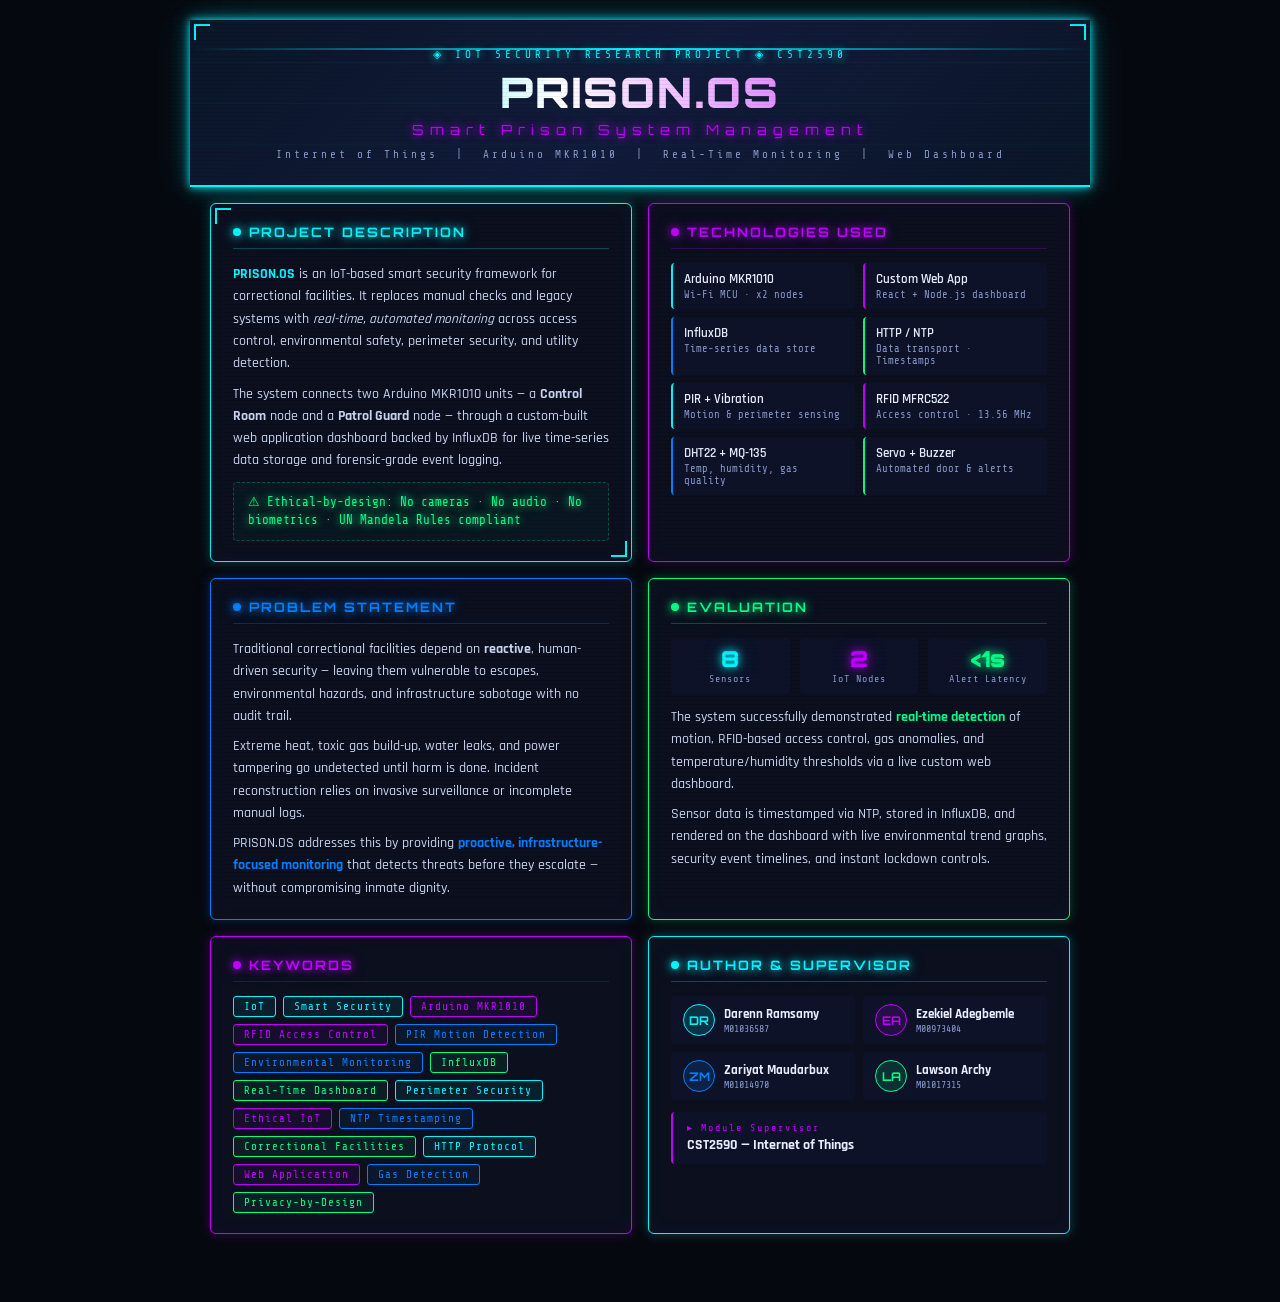
<file: info.html>
<!DOCTYPE html>
<html lang="en">
<head>
<meta charset="UTF-8">
<meta name="viewport" content="width=device-width, initial-scale=1.0">
<title>PRISON.OS – Smart Prison System Management</title>
<style>
  @import url('https://fonts.googleapis.com/css2?family=Orbitron:wght@400;700;900&family=Rajdhani:wght@400;500;600;700&family=Share+Tech+Mono&display=swap');

  :root {
    --neon-cyan: #00f5ff;
    --neon-purple: #bf00ff;
    --neon-blue: #0080ff;
    --neon-green: #00ff88;
    --bg-dark: #06080f;
    --bg-card: #0b0f1e;
    --bg-card2: #0d1228;
    --text-main: #e8eeff;
    --text-dim: #8899cc;
    --glow-cyan: 0 0 8px #00f5ff, 0 0 20px #00f5ff55, 0 0 40px #00f5ff22;
    --glow-purple: 0 0 8px #bf00ff, 0 0 20px #bf00ff55, 0 0 40px #bf00ff22;
    --glow-blue: 0 0 8px #0080ff, 0 0 20px #0080ff55;
    --glow-green: 0 0 8px #00ff88, 0 0 20px #00ff8855;
  }

  * { margin: 0; padding: 0; box-sizing: border-box; }

  body {
    background: var(--bg-dark);
    font-family: 'Rajdhani', sans-serif;
    color: var(--text-main);
    min-height: 100vh;
    display: flex;
    justify-content: center;
    padding: 20px;
  }

  /* ── POSTER WRAPPER ── */
  .poster {
    width: 900px;
    background: var(--bg-dark);
    padding: 0 0 32px 0;
    position: relative;
  }

  /* ── HEADER ── */
  .header {
    background: linear-gradient(135deg, #0a1628 0%, #111b3a 50%, #0a1628 100%);
    border-bottom: 2px solid var(--neon-cyan);
    box-shadow: var(--glow-cyan);
    padding: 28px 36px 24px;
    text-align: center;
    position: relative;
    overflow: hidden;
  }
  .header::before {
    content: '';
    position: absolute;
    inset: 0;
    background: repeating-linear-gradient(
      0deg, transparent, transparent 40px,
      rgba(0,245,255,0.03) 40px, rgba(0,245,255,0.03) 41px
    );
    pointer-events: none;
  }
  .header-badge {
    font-family: 'Share Tech Mono', monospace;
    font-size: 11px;
    letter-spacing: 4px;
    color: var(--neon-cyan);
    text-shadow: var(--glow-cyan);
    margin-bottom: 8px;
    text-transform: uppercase;
  }
  .header h1 {
    font-family: 'Orbitron', sans-serif;
    font-size: 42px;
    font-weight: 900;
    line-height: 1.1;
    background: linear-gradient(90deg, var(--neon-cyan), #fff 40%, var(--neon-purple));
    -webkit-background-clip: text;
    -webkit-text-fill-color: transparent;
    background-clip: text;
    letter-spacing: 2px;
  }
  .header-sub {
    font-family: 'Orbitron', monospace;
    font-size: 14px;
    letter-spacing: 6px;
    color: var(--neon-purple);
    text-shadow: var(--glow-purple);
    margin-top: 6px;
    font-weight: 400;
  }
  .header-course {
    font-family: 'Share Tech Mono', monospace;
    font-size: 11px;
    color: var(--text-dim);
    margin-top: 10px;
    letter-spacing: 3px;
  }

  /* ── GRID ── */
  .grid {
    display: grid;
    grid-template-columns: 1fr 1fr;
    gap: 16px;
    padding: 16px 20px;
  }

  /* ── CARD BASE ── */
  .card {
    background: var(--bg-card);
    border-radius: 6px;
    padding: 20px 22px;
    position: relative;
    overflow: hidden;
    transition: transform 0.2s;
  }
  .card::before {
    content: '';
    position: absolute;
    inset: 0;
    border-radius: 6px;
    pointer-events: none;
  }

  /* Neon border variants */
  .card-cyan {
    border: 1.5px solid var(--neon-cyan);
    box-shadow: 0 0 12px #00f5ff44, inset 0 0 20px #00f5ff08;
  }
  .card-purple {
    border: 1.5px solid var(--neon-purple);
    box-shadow: 0 0 12px #bf00ff44, inset 0 0 20px #bf00ff08;
  }
  .card-blue {
    border: 1.5px solid var(--neon-blue);
    box-shadow: 0 0 12px #0080ff44, inset 0 0 20px #0080ff08;
  }
  .card-green {
    border: 1.5px solid var(--neon-green);
    box-shadow: 0 0 12px #00ff8844, inset 0 0 20px #00ff8808;
  }

  /* ── CARD HEADER ── */
  .card-title {
    font-family: 'Orbitron', sans-serif;
    font-size: 13px;
    font-weight: 700;
    letter-spacing: 2px;
    text-transform: uppercase;
    margin-bottom: 14px;
    padding-bottom: 8px;
    display: flex;
    align-items: center;
    gap: 8px;
  }
  .card-cyan .card-title  { color: var(--neon-cyan);   border-bottom: 1px solid #00f5ff44; text-shadow: var(--glow-cyan); }
  .card-purple .card-title { color: var(--neon-purple); border-bottom: 1px solid #bf00ff44; text-shadow: var(--glow-purple); }
  .card-blue .card-title   { color: var(--neon-blue);   border-bottom: 1px solid #0080ff44; text-shadow: var(--glow-blue); }
  .card-green .card-title  { color: var(--neon-green);  border-bottom: 1px solid #00ff8844; text-shadow: var(--glow-green); }

  .dot {
    width: 8px; height: 8px; border-radius: 50%; flex-shrink: 0;
    animation: pulse 2s infinite;
  }
  .card-cyan .dot  { background: var(--neon-cyan);   box-shadow: var(--glow-cyan); }
  .card-purple .dot { background: var(--neon-purple); box-shadow: var(--glow-purple); }
  .card-blue .dot   { background: var(--neon-blue);   box-shadow: var(--glow-blue); }
  .card-green .dot  { background: var(--neon-green);  box-shadow: var(--glow-green); }

  @keyframes pulse {
    0%,100% { opacity: 1; } 50% { opacity: 0.4; }
  }

  /* ── BODY TEXT ── */
  .body-text {
    font-size: 13.5px;
    line-height: 1.65;
    color: #c8d4f0;
    font-weight: 500;
  }
  .body-text p { margin-bottom: 8px; }
  .body-text p:last-child { margin-bottom: 0; }

  /* ── PILL TAGS ── */
  .tags { display: flex; flex-wrap: wrap; gap: 7px; margin-top: 10px; }
  .tag {
    font-family: 'Share Tech Mono', monospace;
    font-size: 11px;
    padding: 3px 10px;
    border-radius: 3px;
    letter-spacing: 1px;
  }
  .tag-cyan   { border: 1px solid var(--neon-cyan);   color: var(--neon-cyan);   background: #00f5ff11; }
  .tag-purple { border: 1px solid var(--neon-purple); color: var(--neon-purple); background: #bf00ff11; }
  .tag-blue   { border: 1px solid var(--neon-blue);   color: var(--neon-blue);   background: #0080ff11; }
  .tag-green  { border: 1px solid var(--neon-green);  color: var(--neon-green);  background: #00ff8811; }

  /* ── TECH STACK GRID ── */
  .tech-grid {
    display: grid;
    grid-template-columns: 1fr 1fr;
    gap: 8px;
    margin-top: 4px;
  }
  .tech-item {
    background: #0d1228;
    border-radius: 4px;
    padding: 8px 11px;
    border-left: 2px solid;
    font-size: 12.5px;
    font-weight: 600;
  }
  .tech-item.cyan   { border-color: var(--neon-cyan);   }
  .tech-item.purple { border-color: var(--neon-purple); }
  .tech-item.blue   { border-color: var(--neon-blue);   }
  .tech-item.green  { border-color: var(--neon-green);  }
  .tech-item span   { display: block; font-size: 10.5px; color: var(--text-dim); font-family: 'Share Tech Mono', monospace; font-weight: 400; margin-top: 2px; }

  /* ── SENSOR ROW ── */
  .sensor-list { display: flex; flex-direction: column; gap: 6px; }
  .sensor-row {
    display: flex; align-items: center; gap: 10px;
    background: #0d1228; border-radius: 4px; padding: 7px 11px;
    font-size: 12.5px; font-weight: 600;
  }
  .sensor-icon { font-size: 14px; }
  .sensor-desc { font-size: 11px; color: var(--text-dim); font-family: 'Share Tech Mono', monospace; margin-left: auto; }

  /* ── STAT BOXES ── */
  .stats-row { display: flex; gap: 10px; margin-bottom: 12px; }
  .stat-box {
    flex: 1; text-align: center; background: #0d1228;
    border-radius: 4px; padding: 10px 6px;
  }
  .stat-num {
    font-family: 'Orbitron', sans-serif;
    font-size: 22px; font-weight: 900; line-height: 1;
  }
  .stat-label { font-size: 10px; color: var(--text-dim); font-family: 'Share Tech Mono', monospace; margin-top: 3px; letter-spacing: 1px; }
  .stat-cyan   .stat-num { color: var(--neon-cyan);   text-shadow: var(--glow-cyan); }
  .stat-purple .stat-num { color: var(--neon-purple); text-shadow: var(--glow-purple); }
  .stat-green  .stat-num { color: var(--neon-green);  text-shadow: var(--glow-green); }

  /* ── AUTHOR CARD ── */
  .author-grid { display: grid; grid-template-columns: 1fr 1fr; gap: 8px; }
  .author-item {
    background: #0d1228; border-radius: 4px; padding: 8px 12px;
    display: flex; align-items: center; gap: 9px;
  }
  .author-avatar {
    width: 32px; height: 32px; border-radius: 50%;
    display: flex; align-items: center; justify-content: center;
    font-family: 'Orbitron', sans-serif; font-size: 12px; font-weight: 700;
    flex-shrink: 0;
  }
  .a1 { background: #00f5ff22; border: 1px solid var(--neon-cyan);   color: var(--neon-cyan);   }
  .a2 { background: #bf00ff22; border: 1px solid var(--neon-purple); color: var(--neon-purple); }
  .a3 { background: #0080ff22; border: 1px solid var(--neon-blue);   color: var(--neon-blue);   }
  .a4 { background: #00ff8822; border: 1px solid var(--neon-green);  color: var(--neon-green);  }
  .author-name { font-size: 13px; font-weight: 700; }
  .author-id   { font-family: 'Share Tech Mono', monospace; font-size: 10px; color: var(--text-dim); margin-top: 1px; }

  .supervisor-box {
    margin-top: 12px; background: #0d1228; border-radius: 4px;
    padding: 10px 14px; border-left: 2px solid var(--neon-purple);
  }
  .supervisor-label { font-family: 'Share Tech Mono', monospace; font-size: 10px; color: var(--neon-purple); letter-spacing: 2px; margin-bottom: 3px; }
  .supervisor-name  { font-size: 14px; font-weight: 700; }

  /* ── ETHICS CALLOUT ── */
  .ethics-box {
    background: #00ff8808;
    border: 1px dashed #00ff8844;
    border-radius: 4px;
    padding: 10px 14px;
    margin-top: 10px;
    font-size: 12.5px;
    color: var(--neon-green);
    font-family: 'Share Tech Mono', monospace;
    line-height: 1.5;
    text-shadow: var(--glow-green);
  }

  /* ── SPAN FULL ── */
  .span-full { grid-column: 1 / -1; }

  /* ── SCANLINE OVERLAY ── */
  .scanlines {
    position: fixed; inset: 0; pointer-events: none; z-index: 999;
    background: repeating-linear-gradient(
      0deg, transparent, transparent 3px, rgba(0,0,0,0.05) 3px, rgba(0,0,0,0.05) 4px
    );
  }

  /* ── CORNER DECORATIONS ── */
  .corner {
    position: absolute; width: 16px; height: 16px;
    border-color: var(--neon-cyan); border-style: solid;
  }
  .corner-tl { top: 4px; left: 4px; border-width: 2px 0 0 2px; }
  .corner-tr { top: 4px; right: 4px; border-width: 2px 2px 0 0; }
  .corner-bl { bottom: 4px; left: 4px; border-width: 0 0 2px 2px; }
  .corner-br { bottom: 4px; right: 4px; border-width: 0 2px 2px 0; }

  /* Animated scan line */
  @keyframes scan {
    0%   { top: -2px; opacity: 0.7; }
    100% { top: 100%; opacity: 0; }
  }
  .scan-line {
    position: absolute; left: 0; right: 0; height: 2px;
    background: linear-gradient(90deg, transparent, var(--neon-cyan), transparent);
    animation: scan 4s linear infinite;
    pointer-events: none;
  }
</style>
</head>
<body>
<div class="scanlines"></div>

<div class="poster">

  <!-- ══ HEADER ══ -->
  <div class="header">
    <div class="scan-line"></div>
    <div class="corner corner-tl"></div>
    <div class="corner corner-tr"></div>
    <div class="header-badge">◈ IoT Security Research Project ◈ CST2590</div>
    <h1>PRISON.OS</h1>
    <div class="header-sub">Smart Prison System Management</div>
    <div class="header-course">Internet of Things &nbsp;|&nbsp; Arduino MKR1010 &nbsp;|&nbsp; Real-Time Monitoring &nbsp;|&nbsp; Web Dashboard</div>
  </div>

  <!-- ══ MAIN GRID ══ -->
  <div class="grid">

    <!-- 1 · PROJECT DESCRIPTION -->
    <div class="card card-cyan">
      <div class="corner corner-tl"></div>
      <div class="corner corner-br"></div>
      <div class="card-title"><span class="dot"></span>Project Description</div>
      <div class="body-text">
        <p><strong style="color:var(--neon-cyan)">PRISON.OS</strong> is an IoT-based smart security framework for correctional facilities. It replaces manual checks and legacy systems with <em>real-time, automated monitoring</em> across access control, environmental safety, perimeter security, and utility detection.</p>
        <p>The system connects two Arduino MKR1010 units — a <strong>Control Room</strong> node and a <strong>Patrol Guard</strong> node — through a custom-built web application dashboard backed by InfluxDB for live time-series data storage and forensic-grade event logging.</p>
      </div>
      <div class="ethics-box">⚠ Ethical-by-design: No cameras · No audio · No biometrics · UN Mandela Rules compliant</div>
    </div>

    <!-- 2 · TECHNOLOGIES USED -->
    <div class="card card-purple">
      <div class="card-title"><span class="dot"></span>Technologies Used</div>
      <div class="tech-grid">
        <div class="tech-item cyan">Arduino MKR1010<span>Wi-Fi MCU · x2 nodes</span></div>
        <div class="tech-item purple">Custom Web App<span>React + Node.js dashboard</span></div>
        <div class="tech-item blue">InfluxDB<span>Time-series data store</span></div>
        <div class="tech-item green">HTTP / NTP<span>Data transport · Timestamps</span></div>
        <div class="tech-item cyan">PIR + Vibration<span>Motion & perimeter sensing</span></div>
        <div class="tech-item purple">RFID MFRC522<span>Access control · 13.56 MHz</span></div>
        <div class="tech-item blue">DHT22 + MQ-135<span>Temp, humidity, gas quality</span></div>
        <div class="tech-item green">Servo + Buzzer<span>Automated door & alerts</span></div>
      </div>
    </div>

    <!-- 3 · PROBLEM STATEMENT -->
    <div class="card card-blue">
      <div class="card-title"><span class="dot"></span>Problem Statement</div>
      <div class="body-text">
        <p>Traditional correctional facilities depend on <strong>reactive</strong>, human-driven security — leaving them vulnerable to escapes, environmental hazards, and infrastructure sabotage with no audit trail.</p>
        <p>Extreme heat, toxic gas build-up, water leaks, and power tampering go undetected until harm is done. Incident reconstruction relies on invasive surveillance or incomplete manual logs.</p>
        <p>PRISON.OS addresses this by providing <strong style="color:var(--neon-blue)">proactive, infrastructure-focused monitoring</strong> that detects threats before they escalate — without compromising inmate dignity.</p>
      </div>
    </div>

    <!-- 4 · EVALUATION -->
    <div class="card card-green">
      <div class="card-title"><span class="dot"></span>Evaluation</div>
      <div class="stats-row">
        <div class="stat-box stat-cyan">
          <div class="stat-num">8</div>
          <div class="stat-label">Sensors</div>
        </div>
        <div class="stat-box stat-purple">
          <div class="stat-num">2</div>
          <div class="stat-label">IoT Nodes</div>
        </div>
        <div class="stat-box stat-green">
          <div class="stat-num">&lt;1s</div>
          <div class="stat-label">Alert Latency</div>
        </div>
      </div>
      <div class="body-text">
        <p>The system successfully demonstrated <strong style="color:var(--neon-green)">real-time detection</strong> of motion, RFID-based access control, gas anomalies, and temperature/humidity thresholds via a live custom web dashboard.</p>
        <p>Sensor data is timestamped via NTP, stored in InfluxDB, and rendered on the dashboard with live environmental trend graphs, security event timelines, and instant lockdown controls.</p>
      </div>
    </div>

    <!-- 5 · KEYWORDS -->
    <div class="card card-purple">
      <div class="card-title"><span class="dot"></span>Keywords</div>
      <div class="tags">
        <span class="tag tag-cyan">IoT</span>
        <span class="tag tag-cyan">Smart Security</span>
        <span class="tag tag-purple">Arduino MKR1010</span>
        <span class="tag tag-purple">RFID Access Control</span>
        <span class="tag tag-blue">PIR Motion Detection</span>
        <span class="tag tag-blue">Environmental Monitoring</span>
        <span class="tag tag-green">InfluxDB</span>
        <span class="tag tag-green">Real-Time Dashboard</span>
        <span class="tag tag-cyan">Perimeter Security</span>
        <span class="tag tag-purple">Ethical IoT</span>
        <span class="tag tag-blue">NTP Timestamping</span>
        <span class="tag tag-green">Correctional Facilities</span>
        <span class="tag tag-cyan">HTTP Protocol</span>
        <span class="tag tag-purple">Web Application</span>
        <span class="tag tag-blue">Gas Detection</span>
        <span class="tag tag-green">Privacy-by-Design</span>
      </div>
    </div>

    <!-- 6 · AUTHOR & SUPERVISOR -->
    <div class="card card-cyan">
      <div class="card-title"><span class="dot"></span>Author &amp; Supervisor</div>
      <div class="author-grid">
        <div class="author-item">
          <div class="author-avatar a1">DR</div>
          <div>
            <div class="author-name">Darenn Ramsamy</div>
            <div class="author-id">M01036587</div>
          </div>
        </div>
        <div class="author-item">
          <div class="author-avatar a2">EA</div>
          <div>
            <div class="author-name">Ezekiel Adegbemle</div>
            <div class="author-id">M00973404</div>
          </div>
        </div>
        <div class="author-item">
          <div class="author-avatar a3">ZM</div>
          <div>
            <div class="author-name">Zariyat Maudarbux</div>
            <div class="author-id">M01014970</div>
          </div>
        </div>
        <div class="author-item">
          <div class="author-avatar a4">LA</div>
          <div>
            <div class="author-name">Lawson Archy</div>
            <div class="author-id">M01017315</div>
          </div>
        </div>
      </div>
      <div class="supervisor-box">
        <div class="supervisor-label">▸ Module Supervisor</div>
        <div class="supervisor-name">CST2590 — Internet of Things</div>
      </div>
    </div>

  </div><!-- /grid -->
</div><!-- /poster -->

</body>
</html>
</file>
